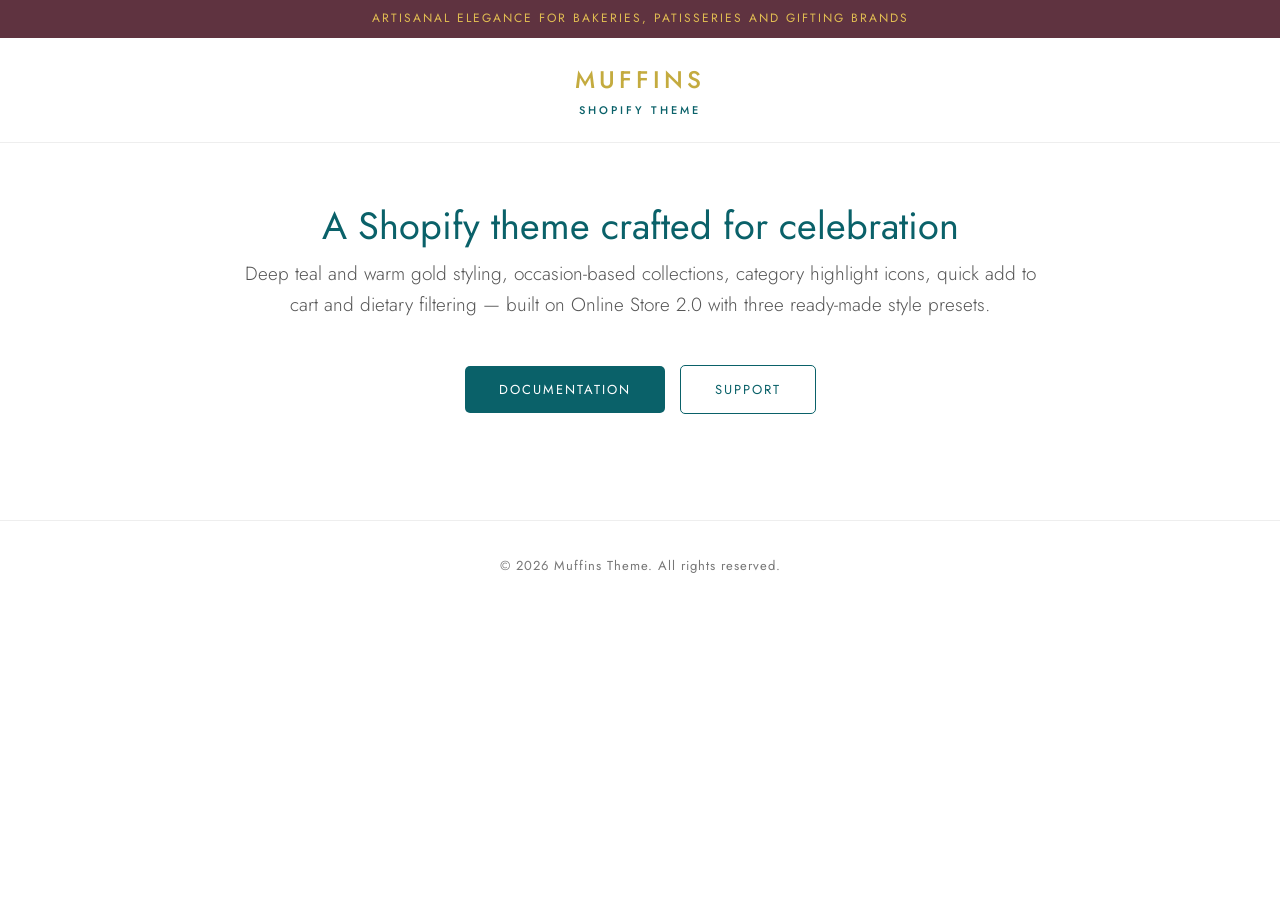
<file: index.html>
<!doctype html>
<html lang="en">
<head>
<meta charset="utf-8">
<meta name="viewport" content="width=device-width, initial-scale=1">
<title>Muffins — A Shopify theme for bakeries &amp; gifting brands</title>
<link rel="preconnect" href="https://fonts.googleapis.com">
<link rel="preconnect" href="https://fonts.gstatic.com" crossorigin>
<link href="https://fonts.googleapis.com/css2?family=Jost:wght@300;400;500&display=swap" rel="stylesheet">
<link rel="stylesheet" href="shared.css">
</head>
<body>
<div class="topbar">Artisanal elegance for bakeries, patisseries and gifting brands</div>
<header class="site"><a class="logo" href="index.html">Muffins<small>Shopify Theme</small></a></header>
<main style="text-align:center;">
<h1>A Shopify theme crafted for celebration</h1>
<p class="lead">Deep teal and warm gold styling, occasion-based collections, category highlight icons, quick add to cart and dietary filtering — built on Online Store 2.0 with three ready-made style presets.</p>
<p>
<a class="btn" href="docs.html">Documentation</a>&nbsp;&nbsp;
<a class="btn" style="background:#fff;color:var(--teal);border:1px solid var(--teal);" href="support.html">Support</a>
</p>
</main>
<footer class="site">© 2026 Muffins Theme. All rights reserved.</footer>
</body>
</html>
</file>
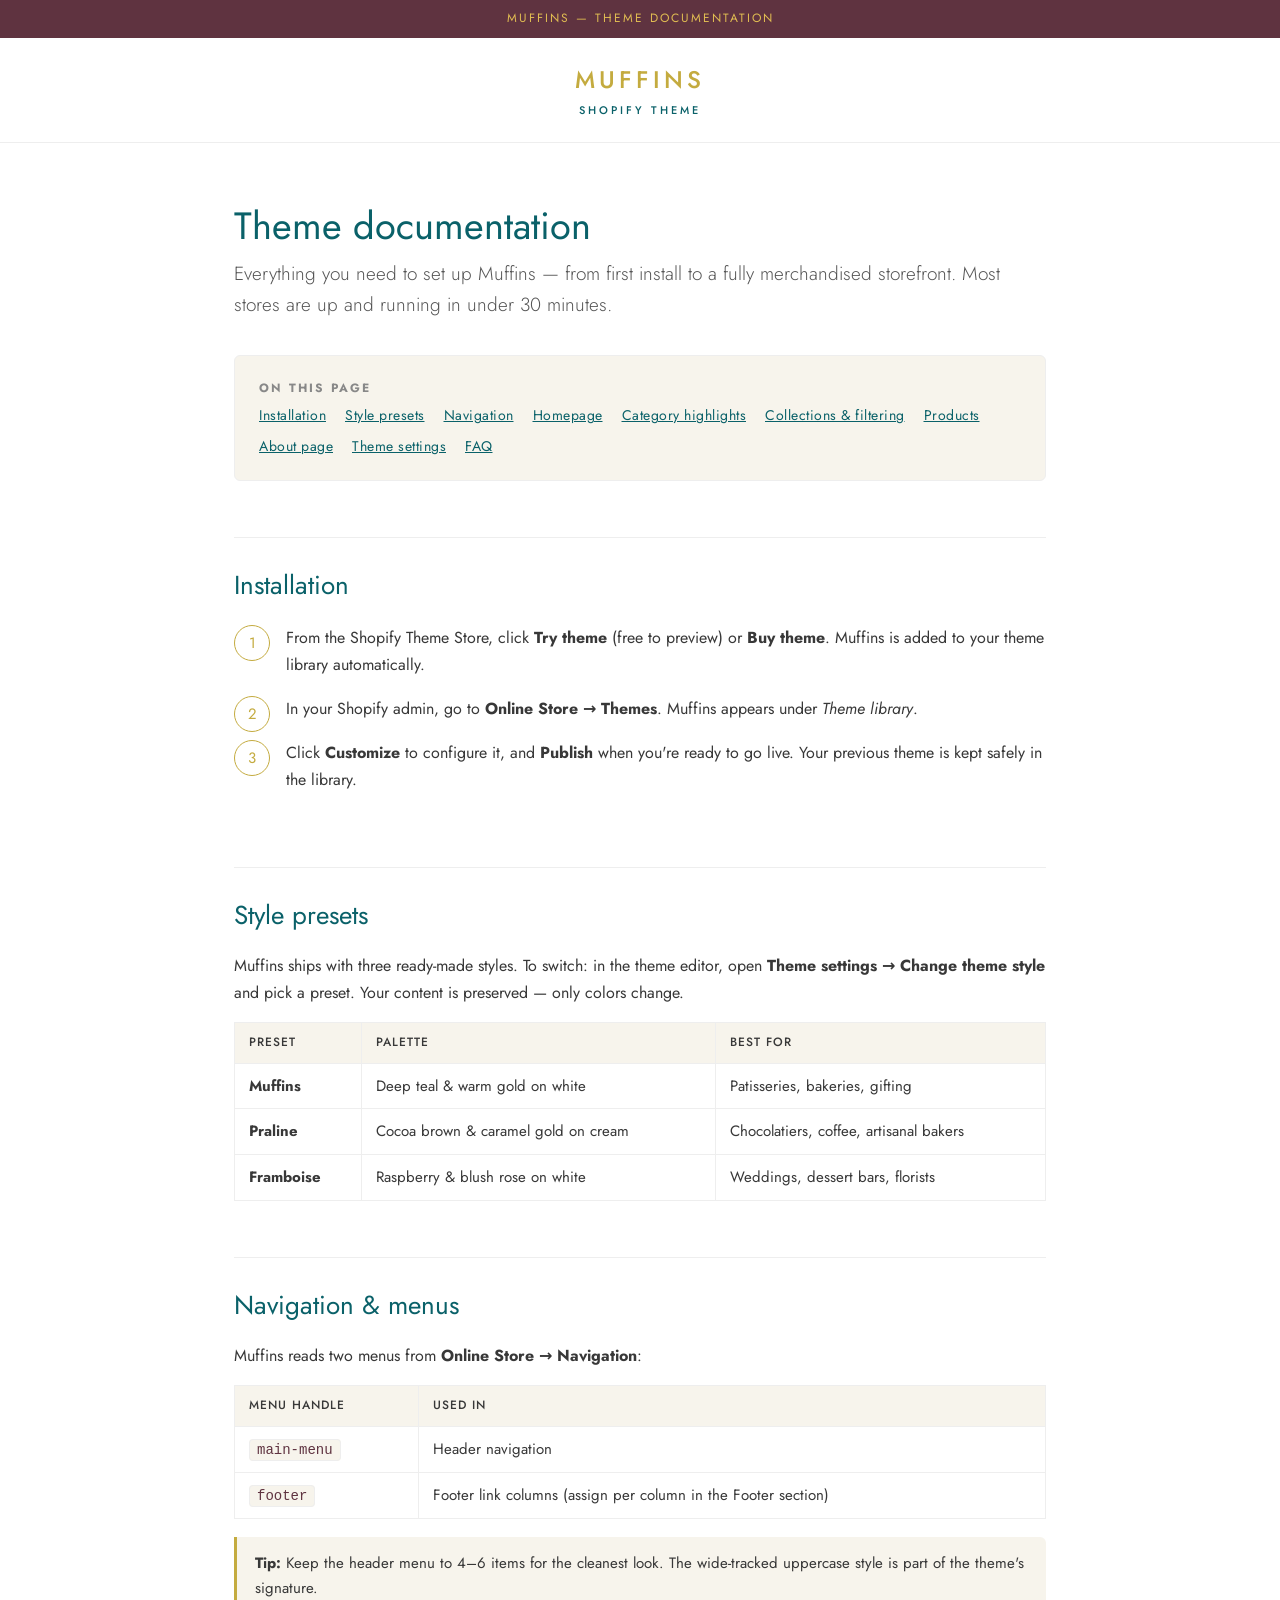
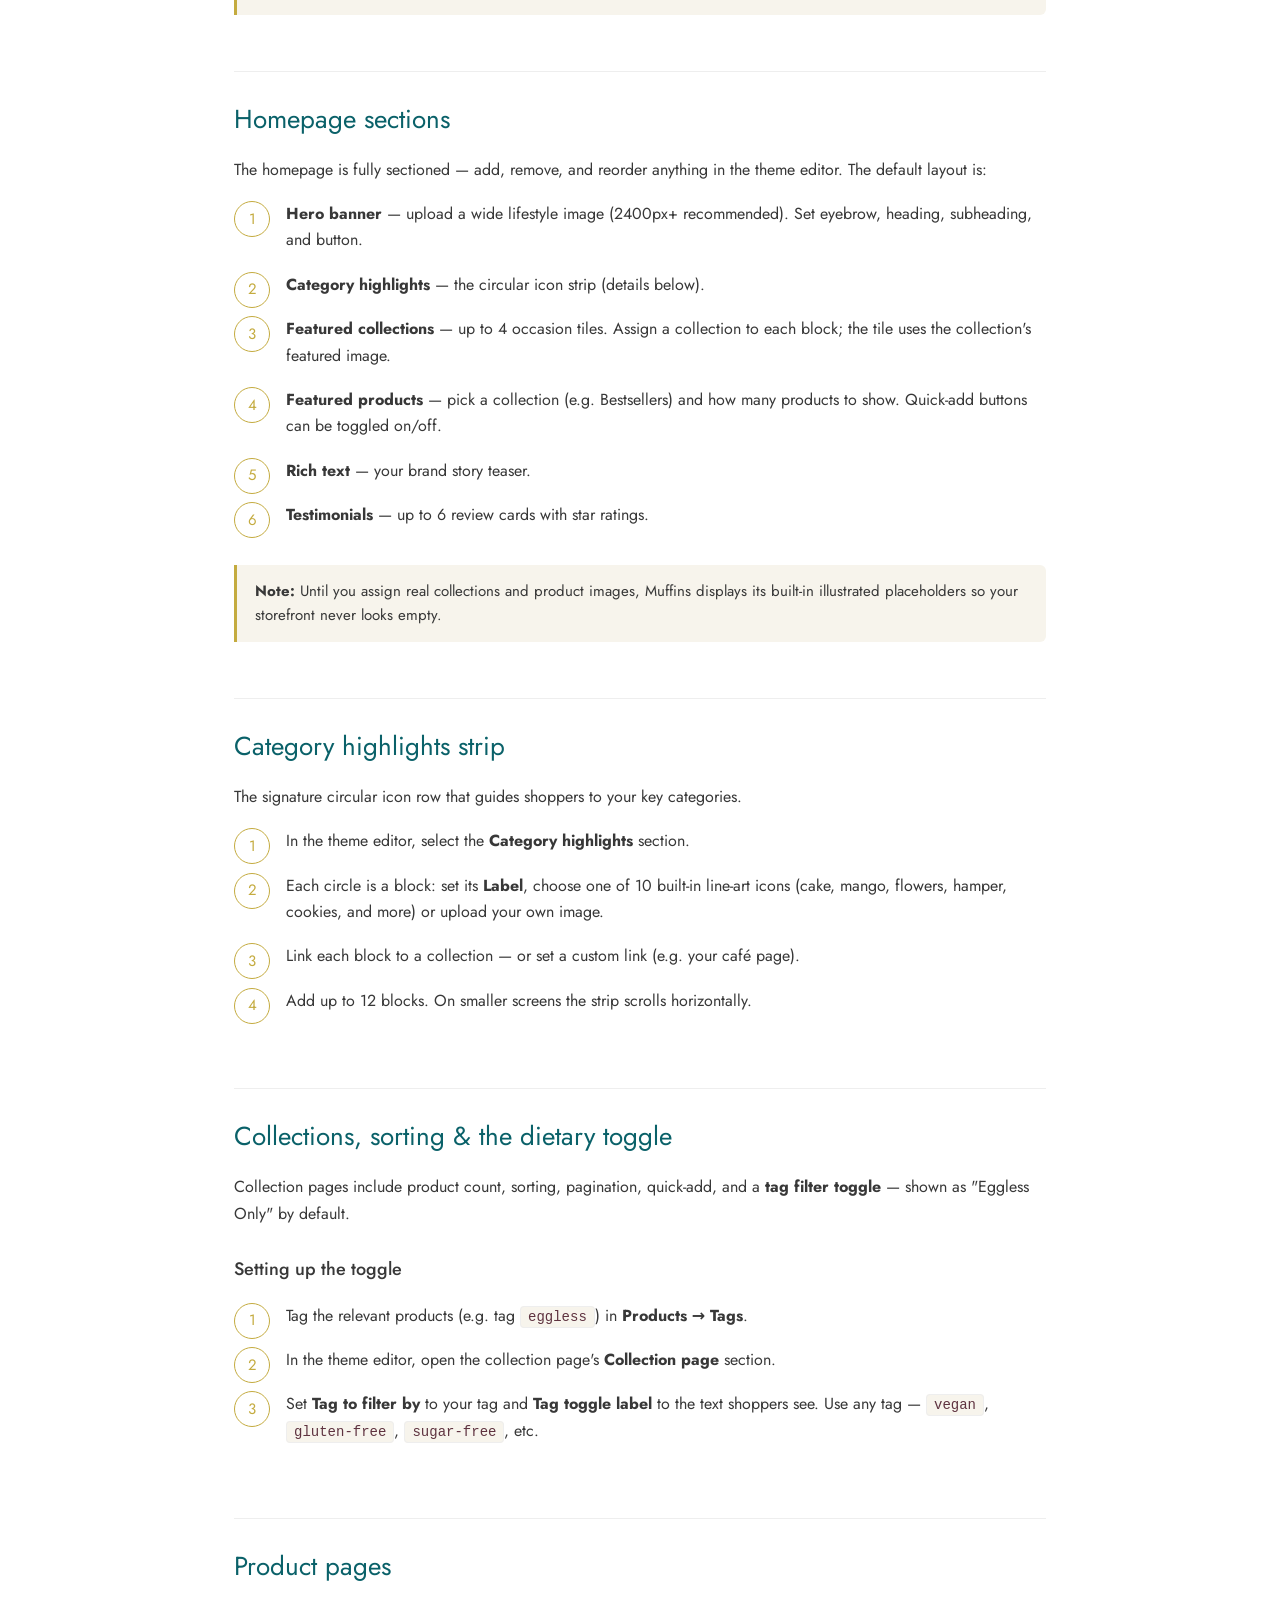
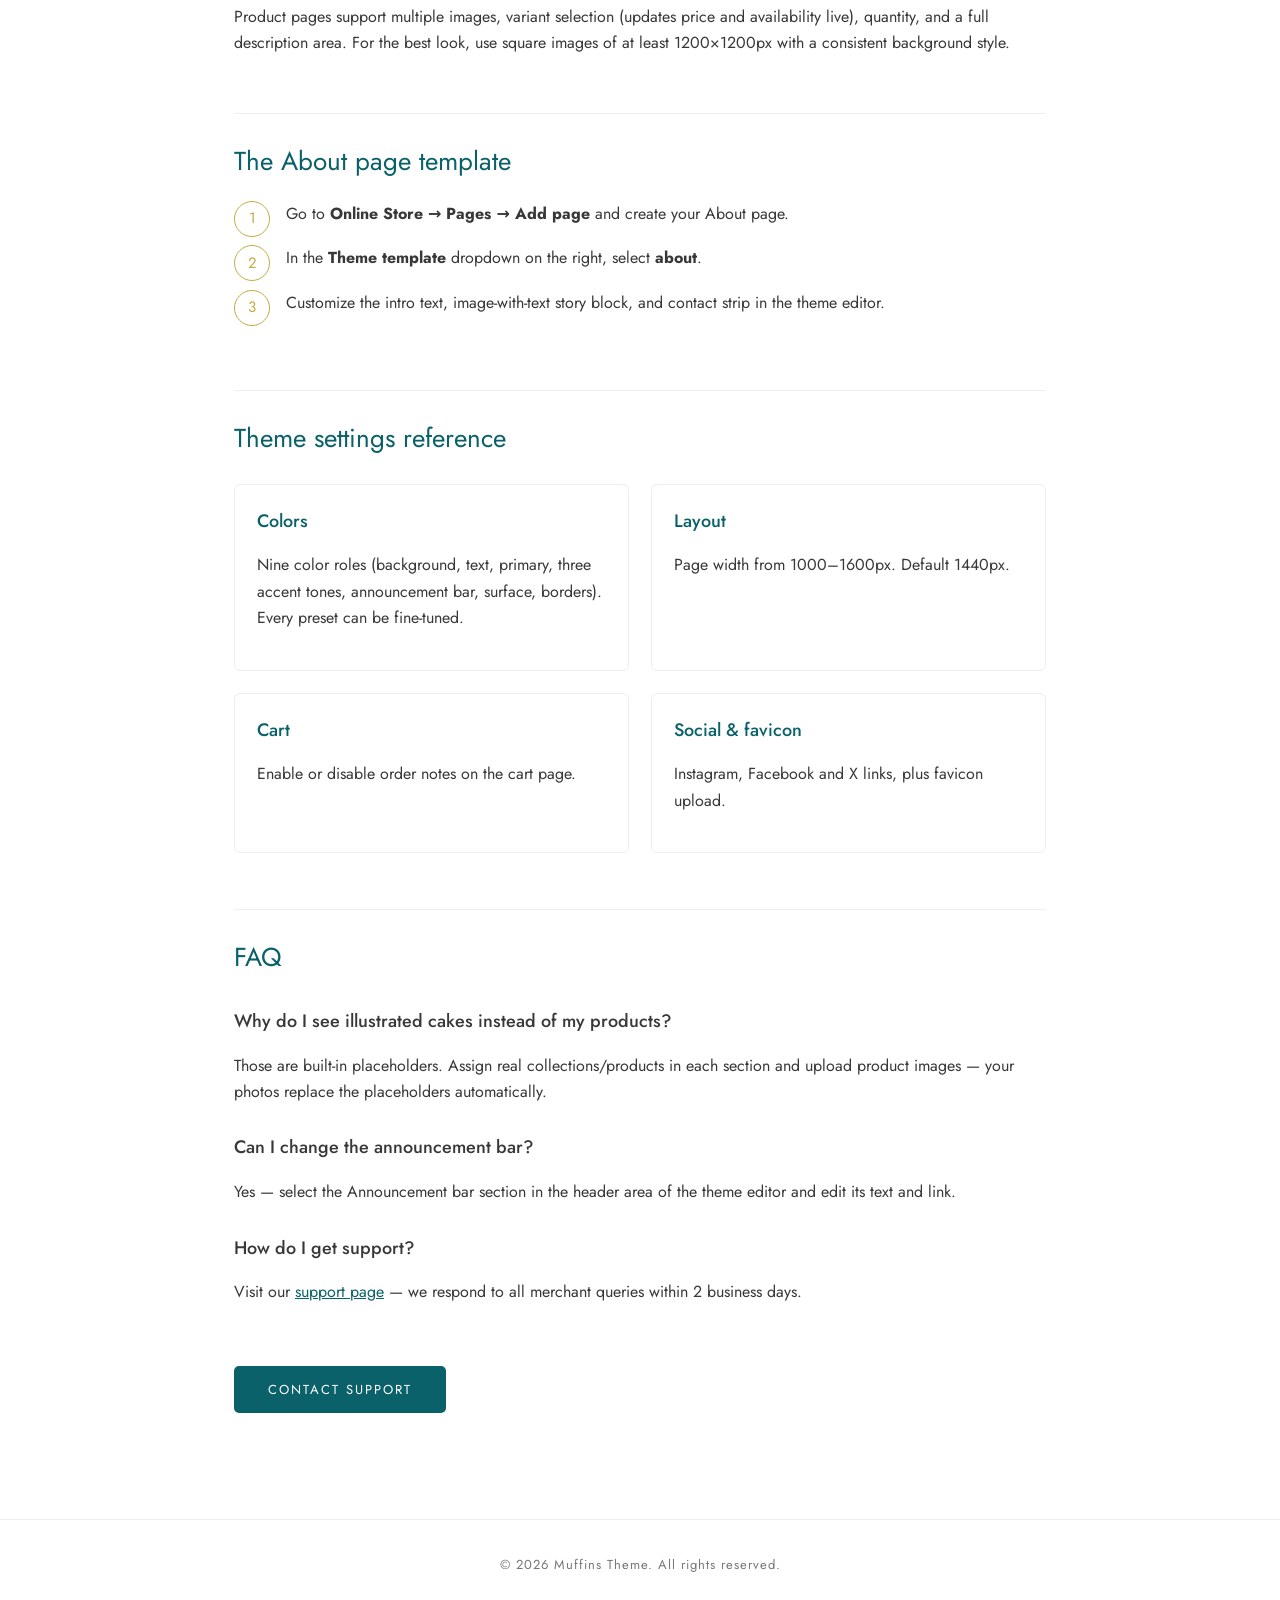
<file: docs.html>
<!doctype html>
<html lang="en">
<head>
<meta charset="utf-8">
<meta name="viewport" content="width=device-width, initial-scale=1">
<title>Muffins Theme — Documentation</title>
<link rel="preconnect" href="https://fonts.googleapis.com">
<link rel="preconnect" href="https://fonts.gstatic.com" crossorigin>
<link href="https://fonts.googleapis.com/css2?family=Jost:wght@300;400;500&display=swap" rel="stylesheet">
<link rel="stylesheet" href="shared.css">
</head>
<body>
<div class="topbar">Muffins — Theme documentation</div>
<header class="site"><a class="logo" href="index.html">Muffins<small>Shopify Theme</small></a></header>
<main>
<h1>Theme documentation</h1>
<p class="lead">Everything you need to set up Muffins — from first install to a fully merchandised storefront. Most stores are up and running in under 30 minutes.</p>

<nav class="toc">
<strong style="letter-spacing:2px;font-size:12px;text-transform:uppercase;color:#888;">On this page</strong><br>
<a href="#install">Installation</a> <a href="#presets">Style presets</a> <a href="#navigation">Navigation</a> <a href="#homepage">Homepage</a> <a href="#highlights">Category highlights</a> <a href="#collections">Collections &amp; filtering</a> <a href="#products">Products</a> <a href="#about">About page</a> <a href="#settings">Theme settings</a> <a href="#faq">FAQ</a>
</nav>

<h2 id="install">Installation</h2>
<ol class="steps">
<li>From the Shopify Theme Store, click <strong>Try theme</strong> (free to preview) or <strong>Buy theme</strong>. Muffins is added to your theme library automatically.</li>
<li>In your Shopify admin, go to <strong>Online Store → Themes</strong>. Muffins appears under <em>Theme library</em>.</li>
<li>Click <strong>Customize</strong> to configure it, and <strong>Publish</strong> when you're ready to go live. Your previous theme is kept safely in the library.</li>
</ol>

<h2 id="presets">Style presets</h2>
<p>Muffins ships with three ready-made styles. To switch: in the theme editor, open <strong>Theme settings → Change theme style</strong> and pick a preset. Your content is preserved — only colors change.</p>
<table>
<tr><th>Preset</th><th>Palette</th><th>Best for</th></tr>
<tr><td><strong>Muffins</strong></td><td>Deep teal &amp; warm gold on white</td><td>Patisseries, bakeries, gifting</td></tr>
<tr><td><strong>Praline</strong></td><td>Cocoa brown &amp; caramel gold on cream</td><td>Chocolatiers, coffee, artisanal bakers</td></tr>
<tr><td><strong>Framboise</strong></td><td>Raspberry &amp; blush rose on white</td><td>Weddings, dessert bars, florists</td></tr>
</table>

<h2 id="navigation">Navigation &amp; menus</h2>
<p>Muffins reads two menus from <strong>Online Store → Navigation</strong>:</p>
<table>
<tr><th>Menu handle</th><th>Used in</th></tr>
<tr><td><code>main-menu</code></td><td>Header navigation</td></tr>
<tr><td><code>footer</code></td><td>Footer link columns (assign per column in the Footer section)</td></tr>
</table>
<div class="tip"><strong>Tip:</strong> Keep the header menu to 4–6 items for the cleanest look. The wide-tracked uppercase style is part of the theme's signature.</div>

<h2 id="homepage">Homepage sections</h2>
<p>The homepage is fully sectioned — add, remove, and reorder anything in the theme editor. The default layout is:</p>
<ol class="steps">
<li><strong>Hero banner</strong> — upload a wide lifestyle image (2400px+ recommended). Set eyebrow, heading, subheading, and button.</li>
<li><strong>Category highlights</strong> — the circular icon strip (details below).</li>
<li><strong>Featured collections</strong> — up to 4 occasion tiles. Assign a collection to each block; the tile uses the collection's featured image.</li>
<li><strong>Featured products</strong> — pick a collection (e.g. Bestsellers) and how many products to show. Quick-add buttons can be toggled on/off.</li>
<li><strong>Rich text</strong> — your brand story teaser.</li>
<li><strong>Testimonials</strong> — up to 6 review cards with star ratings.</li>
</ol>
<div class="tip"><strong>Note:</strong> Until you assign real collections and product images, Muffins displays its built-in illustrated placeholders so your storefront never looks empty.</div>

<h2 id="highlights">Category highlights strip</h2>
<p>The signature circular icon row that guides shoppers to your key categories.</p>
<ol class="steps">
<li>In the theme editor, select the <strong>Category highlights</strong> section.</li>
<li>Each circle is a block: set its <strong>Label</strong>, choose one of 10 built-in line-art icons (cake, mango, flowers, hamper, cookies, and more) or upload your own image.</li>
<li>Link each block to a collection — or set a custom link (e.g. your café page).</li>
<li>Add up to 12 blocks. On smaller screens the strip scrolls horizontally.</li>
</ol>

<h2 id="collections">Collections, sorting &amp; the dietary toggle</h2>
<p>Collection pages include product count, sorting, pagination, quick-add, and a <strong>tag filter toggle</strong> — shown as "Eggless Only" by default.</p>
<h3>Setting up the toggle</h3>
<ol class="steps">
<li>Tag the relevant products (e.g. tag <code>eggless</code>) in <strong>Products → Tags</strong>.</li>
<li>In the theme editor, open the collection page's <strong>Collection page</strong> section.</li>
<li>Set <strong>Tag to filter by</strong> to your tag and <strong>Tag toggle label</strong> to the text shoppers see. Use any tag — <code>vegan</code>, <code>gluten-free</code>, <code>sugar-free</code>, etc.</li>
</ol>

<h2 id="products">Product pages</h2>
<p>Product pages support multiple images, variant selection (updates price and availability live), quantity, and a full description area. For the best look, use square images of at least 1200×1200px with a consistent background style.</p>

<h2 id="about">The About page template</h2>
<ol class="steps">
<li>Go to <strong>Online Store → Pages → Add page</strong> and create your About page.</li>
<li>In the <strong>Theme template</strong> dropdown on the right, select <strong>about</strong>.</li>
<li>Customize the intro text, image-with-text story block, and contact strip in the theme editor.</li>
</ol>

<h2 id="settings">Theme settings reference</h2>
<div class="grid2">
<div class="card"><h3>Colors</h3><p>Nine color roles (background, text, primary, three accent tones, announcement bar, surface, borders). Every preset can be fine-tuned.</p></div>
<div class="card"><h3>Layout</h3><p>Page width from 1000–1600px. Default 1440px.</p></div>
<div class="card"><h3>Cart</h3><p>Enable or disable order notes on the cart page.</p></div>
<div class="card"><h3>Social &amp; favicon</h3><p>Instagram, Facebook and X links, plus favicon upload.</p></div>
</div>

<h2 id="faq">FAQ</h2>
<h3>Why do I see illustrated cakes instead of my products?</h3>
<p>Those are built-in placeholders. Assign real collections/products in each section and upload product images — your photos replace the placeholders automatically.</p>
<h3>Can I change the announcement bar?</h3>
<p>Yes — select the Announcement bar section in the header area of the theme editor and edit its text and link.</p>
<h3>How do I get support?</h3>
<p>Visit our <a href="support.html">support page</a> — we respond to all merchant queries within 2 business days.</p>

<p style="margin-top:50px"><a class="btn" href="support.html">Contact support</a></p>
</main>
<footer class="site">© 2026 Muffins Theme. All rights reserved.</footer>
</body>
</html>
</file>
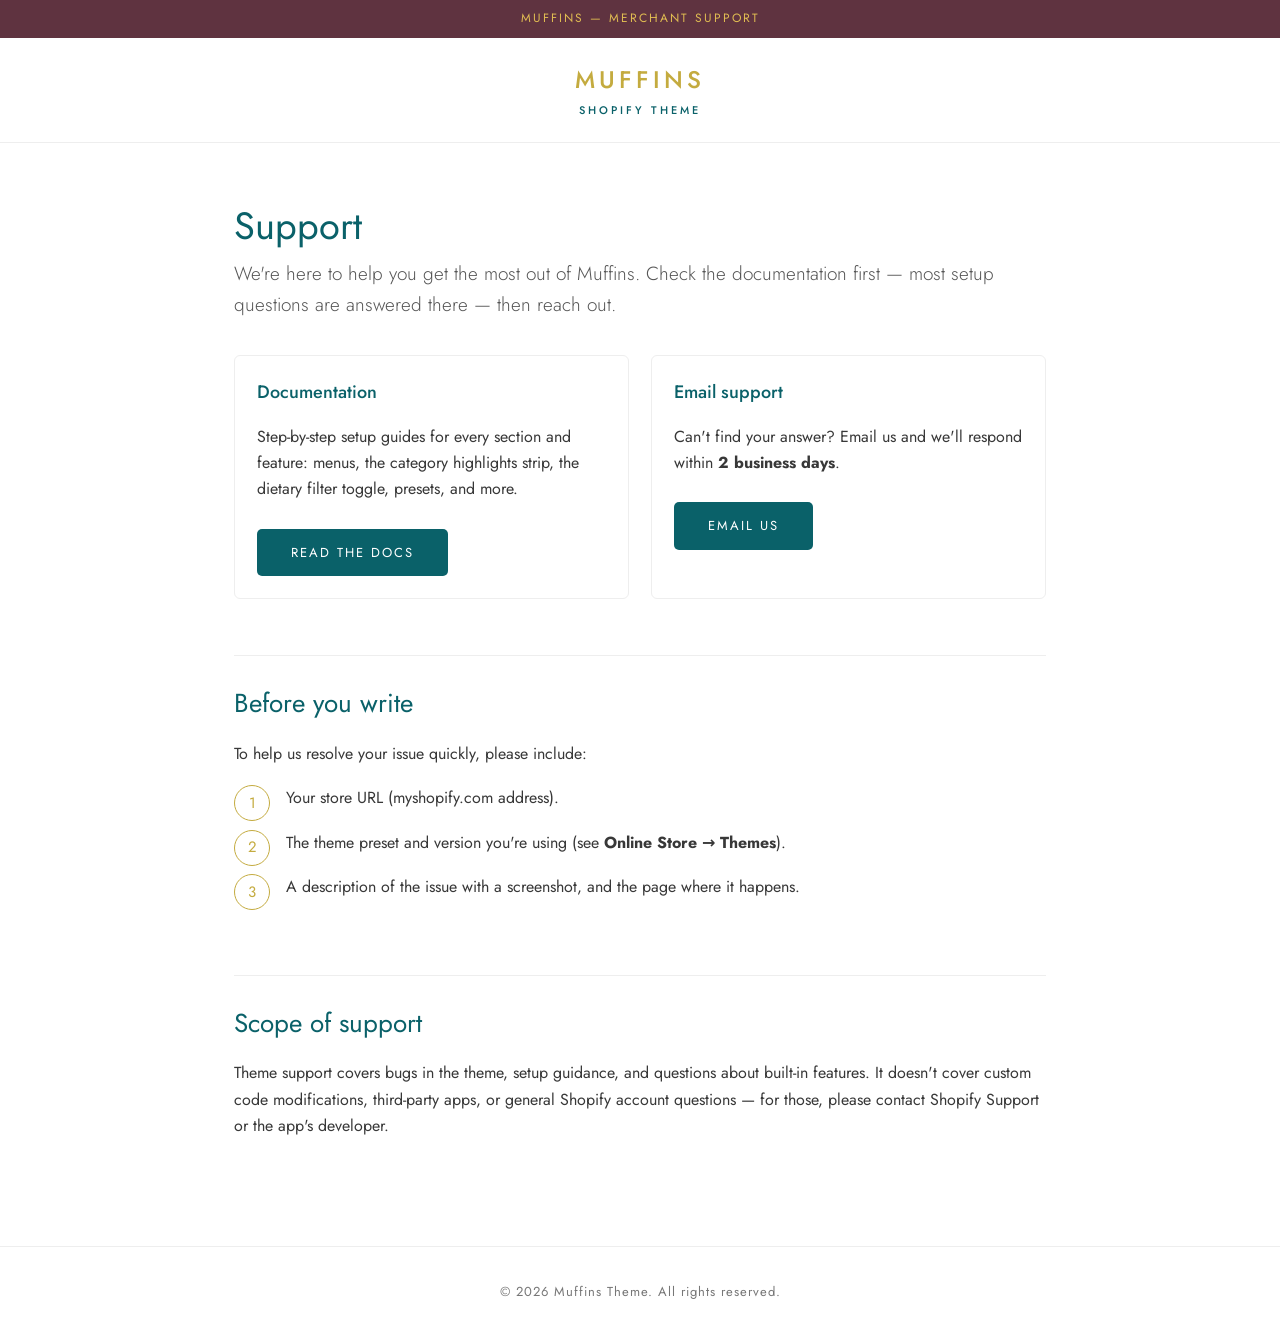
<file: support.html>
<!doctype html>
<html lang="en">
<head>
<meta charset="utf-8">
<meta name="viewport" content="width=device-width, initial-scale=1">
<title>Muffins Theme — Support</title>
<link rel="preconnect" href="https://fonts.googleapis.com">
<link rel="preconnect" href="https://fonts.gstatic.com" crossorigin>
<link href="https://fonts.googleapis.com/css2?family=Jost:wght@300;400;500&display=swap" rel="stylesheet">
<link rel="stylesheet" href="shared.css">
</head>
<body>
<div class="topbar">Muffins — Merchant support</div>
<header class="site"><a class="logo" href="index.html">Muffins<small>Shopify Theme</small></a></header>
<main>
<h1>Support</h1>
<p class="lead">We're here to help you get the most out of Muffins. Check the documentation first — most setup questions are answered there — then reach out.</p>

<div class="grid2">
<div class="card">
<h3>Documentation</h3>
<p>Step-by-step setup guides for every section and feature: menus, the category highlights strip, the dietary filter toggle, presets, and more.</p>
<a class="btn" href="docs.html">Read the docs</a>
</div>
<div class="card">
<h3>Email support</h3>
<p>Can't find your answer? Email us and we'll respond within <strong>2 business days</strong>.</p>
<a class="btn" href="mailto:csahab@gmail.com?subject=Muffins%20theme%20support">Email us</a>
</div>
</div>

<h2>Before you write</h2>
<p>To help us resolve your issue quickly, please include:</p>
<ol class="steps">
<li>Your store URL (myshopify.com address).</li>
<li>The theme preset and version you're using (see <strong>Online Store → Themes</strong>).</li>
<li>A description of the issue with a screenshot, and the page where it happens.</li>
</ol>

<h2>Scope of support</h2>
<p>Theme support covers bugs in the theme, setup guidance, and questions about built-in features. It doesn't cover custom code modifications, third-party apps, or general Shopify account questions — for those, please contact Shopify Support or the app's developer.</p>
</main>
<footer class="site">© 2026 Muffins Theme. All rights reserved.</footer>
</body>
</html>
</file>
<file: shared.css>
:root{--teal:#0a6169;--gold:#c4ab3f;--gold2:#e1bd52;--ink:#383838;--line:#eeeeee;--wine:#5f3340;--surface:#f7f4ec;}
*{box-sizing:border-box}
body{margin:0;font-family:'Jost','Poppins',system-ui,sans-serif;color:var(--ink);font-size:16px;line-height:1.65;background:#fff}
.topbar{background:var(--wine);color:var(--gold2);text-align:center;font-size:12px;letter-spacing:2px;text-transform:uppercase;padding:9px 20px}
header.site{border-bottom:1px solid var(--line);padding:22px 20px;text-align:center}
.logo{font-size:24px;letter-spacing:4px;text-transform:uppercase;color:var(--gold);text-decoration:none;font-weight:500}
.logo small{display:block;font-size:11px;letter-spacing:3px;color:var(--teal);margin-top:2px}
main{max-width:860px;margin:0 auto;padding:60px 24px 90px}
h1{font-weight:400;color:var(--teal);font-size:38px;line-height:1.2;margin:0 0 10px}
h2{font-weight:400;color:var(--teal);font-size:26px;margin:56px 0 14px;padding-top:26px;border-top:1px solid var(--line)}
h3{font-weight:500;font-size:18px;margin:28px 0 8px}
.lead{font-size:19px;font-weight:300;color:#555;margin:0 0 34px}
code{background:var(--surface);border:1px solid var(--line);border-radius:4px;padding:2px 7px;font-size:14px;color:var(--wine)}
pre{background:#123a3f;color:#e8f4f3;border-radius:6px;padding:16px 20px;overflow-x:auto;font-size:14px}
table{border-collapse:collapse;width:100%;margin:16px 0}
td,th{border:1px solid var(--line);padding:10px 14px;text-align:left;font-size:15px}
th{background:var(--surface);font-weight:500;letter-spacing:1px;text-transform:uppercase;font-size:12px}
a{color:var(--teal)}
.tip{background:var(--surface);border-left:3px solid var(--gold);padding:14px 18px;border-radius:0 6px 6px 0;margin:18px 0;font-size:15px}
.steps{counter-reset:s;list-style:none;padding:0;margin:18px 0}
.steps li{counter-increment:s;position:relative;padding:0 0 18px 52px}
.steps li::before{content:counter(s);position:absolute;left:0;top:0;width:34px;height:34px;border:1px solid var(--gold);border-radius:999px;display:flex;align-items:center;justify-content:center;color:var(--gold);font-size:15px}
footer.site{border-top:1px solid var(--line);text-align:center;padding:34px 20px;font-size:13px;color:#777;letter-spacing:1px}
.btn{display:inline-block;background:var(--teal);color:#fff;text-decoration:none;padding:13px 34px;border-radius:5px;letter-spacing:2px;text-transform:uppercase;font-size:13px;margin-top:10px}
.grid2{display:grid;grid-template-columns:1fr 1fr;gap:22px;margin:24px 0}
.card{border:1px solid var(--line);border-radius:6px;padding:22px}
.card h3{margin-top:0;color:var(--teal)}
@media(max-width:700px){.grid2{grid-template-columns:1fr}h1{font-size:30px}}
nav.toc{background:var(--surface);border:1px solid var(--line);border-radius:6px;padding:18px 24px;margin:0 0 20px}
nav.toc a{display:inline-block;margin:4px 14px 4px 0;font-size:14px;letter-spacing:.5px}
</file>
